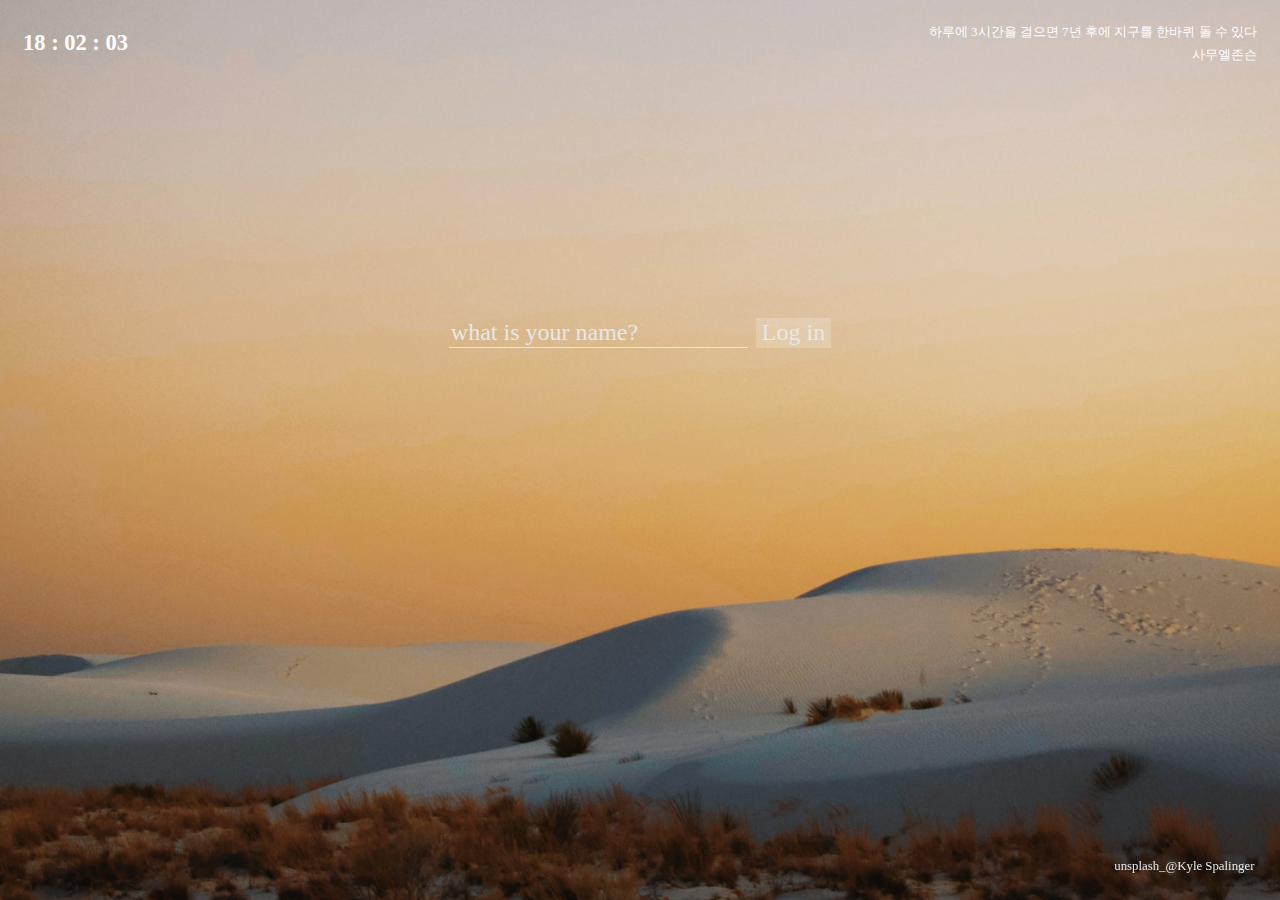
<file: index.html>
<!DOCTYPE html>
<html lang="en">
<head>
    <meta charset="UTF-8">
    <meta http-equiv="X-UA-Compatible" content="IE=edge">
    <meta name="viewport" content="width=device-width, initial-scale=1.0">
    <link rel="stylesheet" href="style/style.css">
    <title>hello vanilaJs</title>
</head>
<body>
    <div class="header">
        <div class="todays">
            <h2 id="clock">00:00:00</h2>
            <div id="weather">
                <span></span>
                <span></span>
            </div>
        </div>
        <div id="lifeQuotes">
            <span></span>
            <span></span>
        </div>
    </div>
    
    <div id="board" class="hidden">
        <div id="todolabel">
            <span>Today’s listing</span> 
        </div>
        <ul id="todo-list"> </ul>
    </div>

    <!---->
    <form id="login-form" class="hidden">
        <input id="signNick" type="text" required maxlength="15" placeholder="what is your name?"/>
        <input id="btnSign" type="submit" value="Log in"/>
    </form>
    <!---->

    <div id="main" class="hidden">
        <h1 id="greeting"></h1>
        <form id="todo-form">
            <input type="text" required placeholder="What To-Do here">
        </form>
    </div>
    <script src="js/greeting.js" ></script>
    <script src="js/clock.js" ></script>
    <script src="js/phrase.js" ></script>
    <script src="js/bg.js" ></script>
    <script src="js/todo.js" ></script>
    <script src="js/weather.js" ></script>
</body>
</html>
</file>
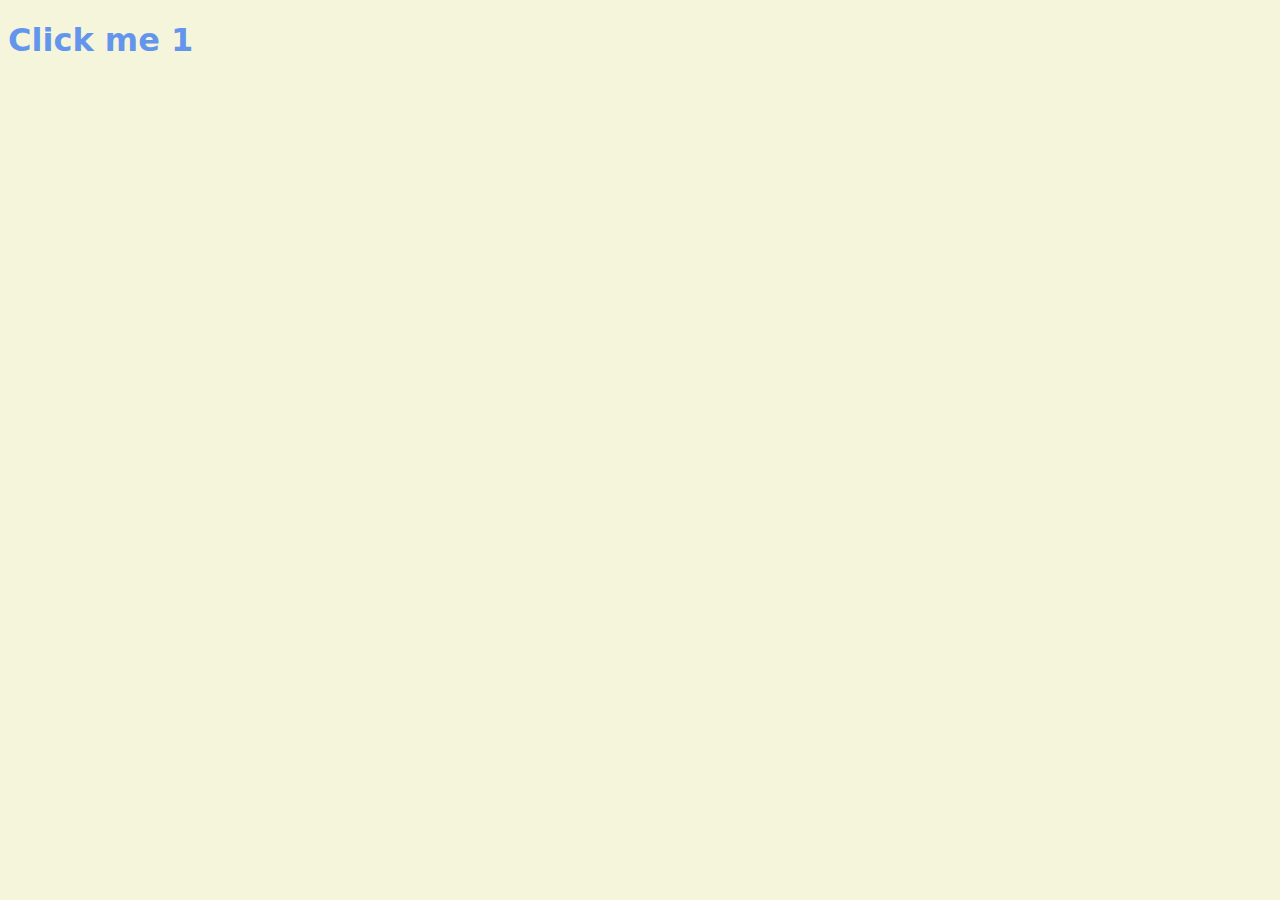
<file: daily_study/d3/index.html>
<!DOCTYPE html>
<html lang="en">
<head>
    <meta charset="UTF-8">
    <meta http-equiv="X-UA-Compatible" content="IE=edge">
    <meta name="viewport" content="width=device-width, initial-scale=1.0">
    <link rel="stylesheet" href="style.css">
    <title>hello vanilaJs</title>
</head>
<body>
    <div class="hello">
        <h1 class="sexy-font">Click me 1</h1>
    </div>
    <script src="app.js" ></script>
</body>
</html>
</file>
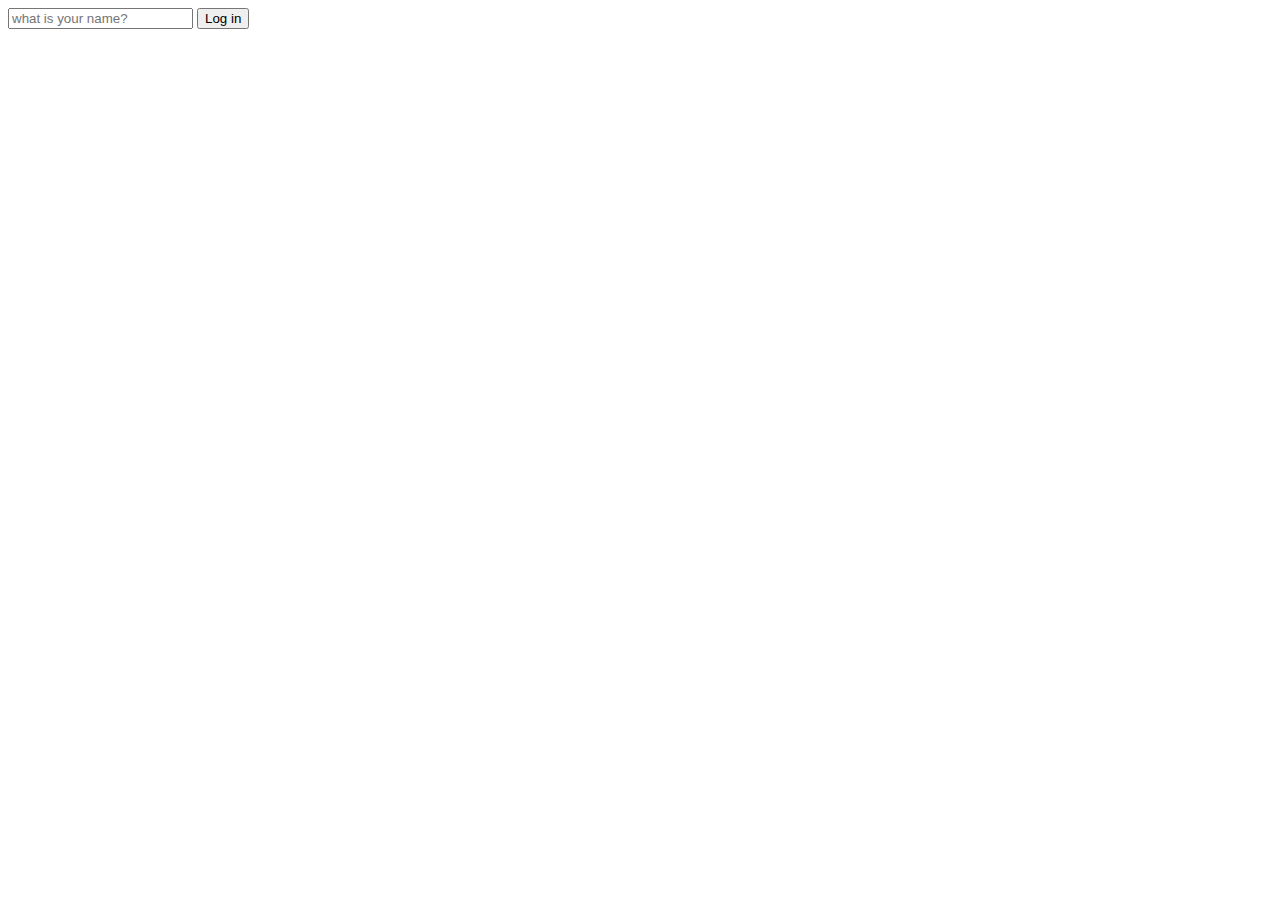
<file: daily_study/d5/index.html>
<!DOCTYPE html>
<html lang="en">
<head>
    <meta charset="UTF-8">
    <meta http-equiv="X-UA-Compatible" content="IE=edge">
    <meta name="viewport" content="width=device-width, initial-scale=1.0">
    <link rel="stylesheet" href="style.css">
    <title>hello vanilaJs</title>
</head>
<body>
    <form id="login-form" class="hidden">
        <input required maxlength="15" type="text" placeholder="what is your name?"/>
        <input type="submit" value="Log in"/>
    </form>  
    <h1 id="greeting" class="hidden"></h1>
    <script src="app.js" ></script>
</body>
</html>
</file>
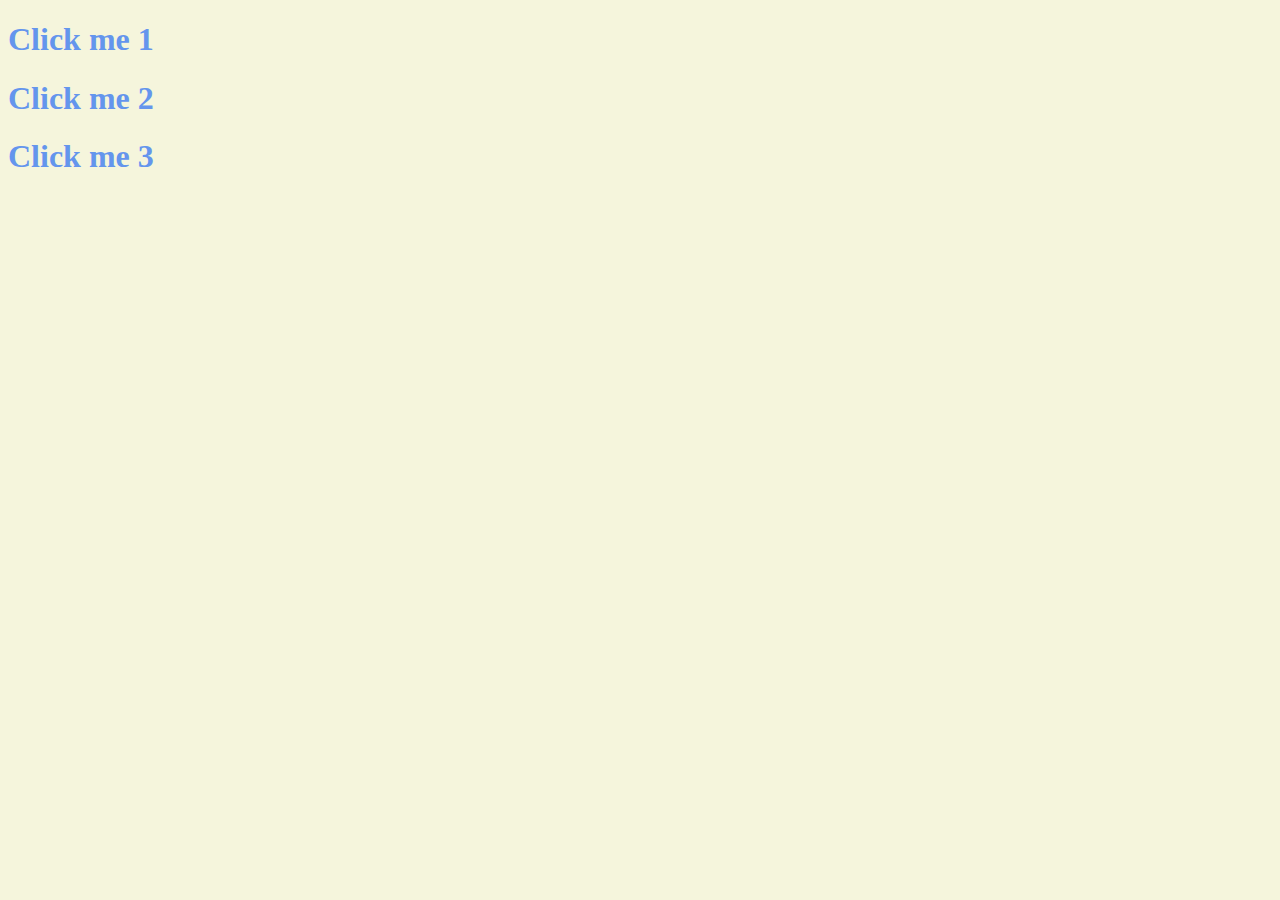
<file: daily_study/d3/index1.html>
<!DOCTYPE html>
<html lang="en">
<head>
    <meta charset="UTF-8">
    <meta http-equiv="X-UA-Compatible" content="IE=edge">
    <meta name="viewport" content="width=device-width, initial-scale=1.0">
    <link rel="stylesheet" href="style.css">
    <title>hello vanilaJs</title>
</head>
<body>
    <div class="hello">
        <h1>Click me 1</h1>
    </div>
    <div class="hello">
        <h1>Click me 2</h1>
    </div>
    <div class="hello">
        <h1>Click me 3</h1>
    </div>
    <script src="app.js" ></script>
</body>
</html>
</file>
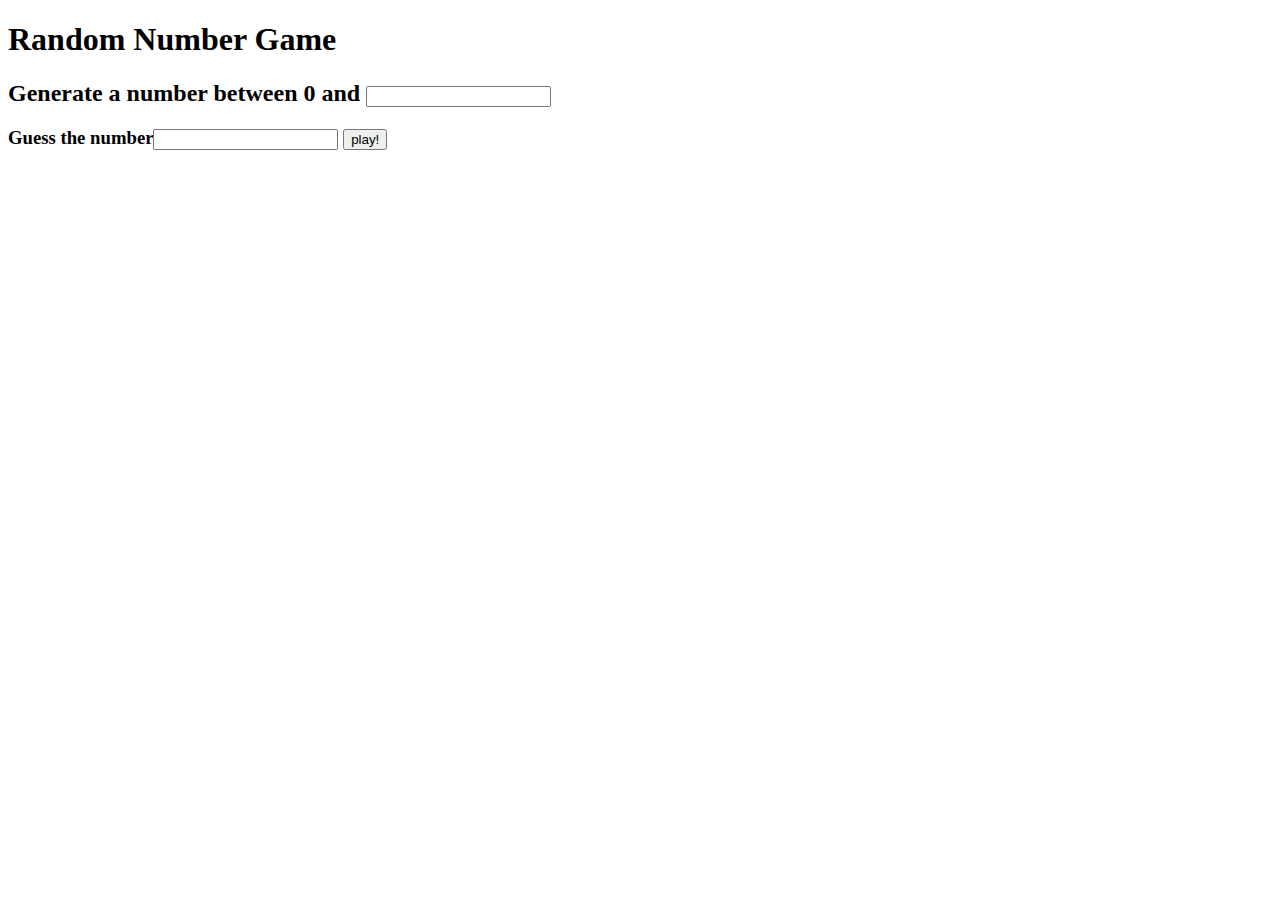
<file: daily_study/homework/hw2.html>
<!DOCTYPE html>
<html>
  <head>
    <title>Vanilla Challenge</title>
    <meta charset="UTF-8" />
  </head>

  <body>
    <h1>Random Number Game</h1>

    <form id="setGame">
        <h2>
            Generate a number between 0 and <input type="number" required />
        </h2>   
    </form>
    <form id="playGame">
        <h3>
            Guess the number<input type="number" required />
            <input type="submit" value="play!"/>
        </h3>   
    </form>    
    <ul id="resultGame"></ul>

    <script src="hw2.js"></script>
  </body>
</html>
</file>
<file: style/style.css>
.hidden{
    display: none !important;
}
body{
  background-size: cover;
  background-color: #1C1C1C;
}



#login-form{
    display: flex;
    padding: 15em 0 0 0;
    gap: 0.5em;
    justify-content: center;
}
#login-form input:first-child{
    border: none;
    border-bottom: 1px solid #E7E7E7;
    font-family: 'Inter';
    font-size: 1.5em;
    background-color: transparent; 
    color: #E7E7E7;
}
#login-form input::placeholder, input:focus {
    color: #E7E7E7;
}

#login-form input:last-child{
    border: none;
    font-family: 'Inter';
    font-size: 1.5em;
    background: rgba(255, 255, 255, 0.2);
    color: #E7E7E7;
}



/* **/
.header{
    display: flex;
    flex-direction: row;
    justify-content: space-between;
    align-items: center;
    padding: 1em;

    font-family: 'Inter';
    font-style: normal;
    font-weight: 400;
    font-size: 15px;
    line-height: 18px;
    text-align: right;

    color: #FFFFFF;
}

.todays{
    /* Auto layout */
    display: flex;
    flex-direction: column;
    align-items: flex-start;
}
.todays h2{
    line-height: 0.1em;
}

#lifeQuotes{
    /* Auto layout */
    font-size: small;
    display: flex;
    flex-direction: column;
    line-height: 1em;
    gap: 10px;
}



/* **/
#board{
    margin-top: 3em;
    display: flex;
    flex-direction: column;
    padding: 1em;
}
#todolabel{
    width: fit-content;
    display: flex;
    gap: 1em;
    border-bottom: 1px solid #FFFFFF;
}
#todolabel span:first-child{
    font-weight: 700;
    font-size: 0.8em;
    color: #FFFFFF;
}
.dontWorry{
    font-style: italic;
    font-size: 1em;
    color: #FFFFFF;
}
#todo-list{
    list-style:none; 
    display: flex;
    flex-direction: column;
    align-items: flex-start;
    padding: 0.5em 0px;
    gap: 0.5em;
}
#todo-list li{
    display: flex;
    align-items: flex-end;
    padding: 0.5em;
    gap: 10px;
    background: rgba(214, 214, 214, 0.4);
    border-radius: 0.3em;
}

#todo-list li span{
    font-family: 'Inter';
    font-style: normal;
    font-size: 0.8em;
    color: #FFFFFF;
}
#todo-list li button{
    border: none;
    outline: none;
    background-color: transparent; 
    color: #FFFFFF;
}

/* **/
#main{
    position:fixed;
    bottom: 2em;
    display: flex;
    flex-direction: column;
    padding: 1em;
    align-items: flex-start;
    gap: 1em;
}
#main h1{
    font-size: 1em;
    font-weight: 400;
    line-height: 0.1em;
    color: #E7E7E7;
}

#todo-form input{
    border: none;
    border-bottom: 1px solid #E7E7E7;
    font-family: 'Inter';
    font-size: 1.5em;
    background: rgba(255, 255, 255, 0.2);
    color: #E7E7E7;
}

#todo-form input::placeholder, input:focus {
    color: #E7E7E7;
}

#imgBy{
    position: fixed;
    bottom: 2em;
    right: 2em;

    font-size: 0.8em;
    color: #e7e7e7;
}
</file>
<file: daily_study/d3/style.css>
body{
    background-color: beige;    
}

/* .hello:first-child h1{
    color: blue;
} */
h1{
    color: cornflowerblue;
    transition:color 0.5s ease-in-out;
}

.clicked{
    color: orange;
}

.sexy-font{
    font-family: system-ui, -apple-system, BlinkMacSystemFont, 'Segoe UI', Roboto, Oxygen, Ubuntu, Cantarell, 'Open Sans', 'Helvetica Neue', sans-serif;
}
</file>
<file: daily_study/d5/style.css>
.hidden{
    display: none;
}
</file>
